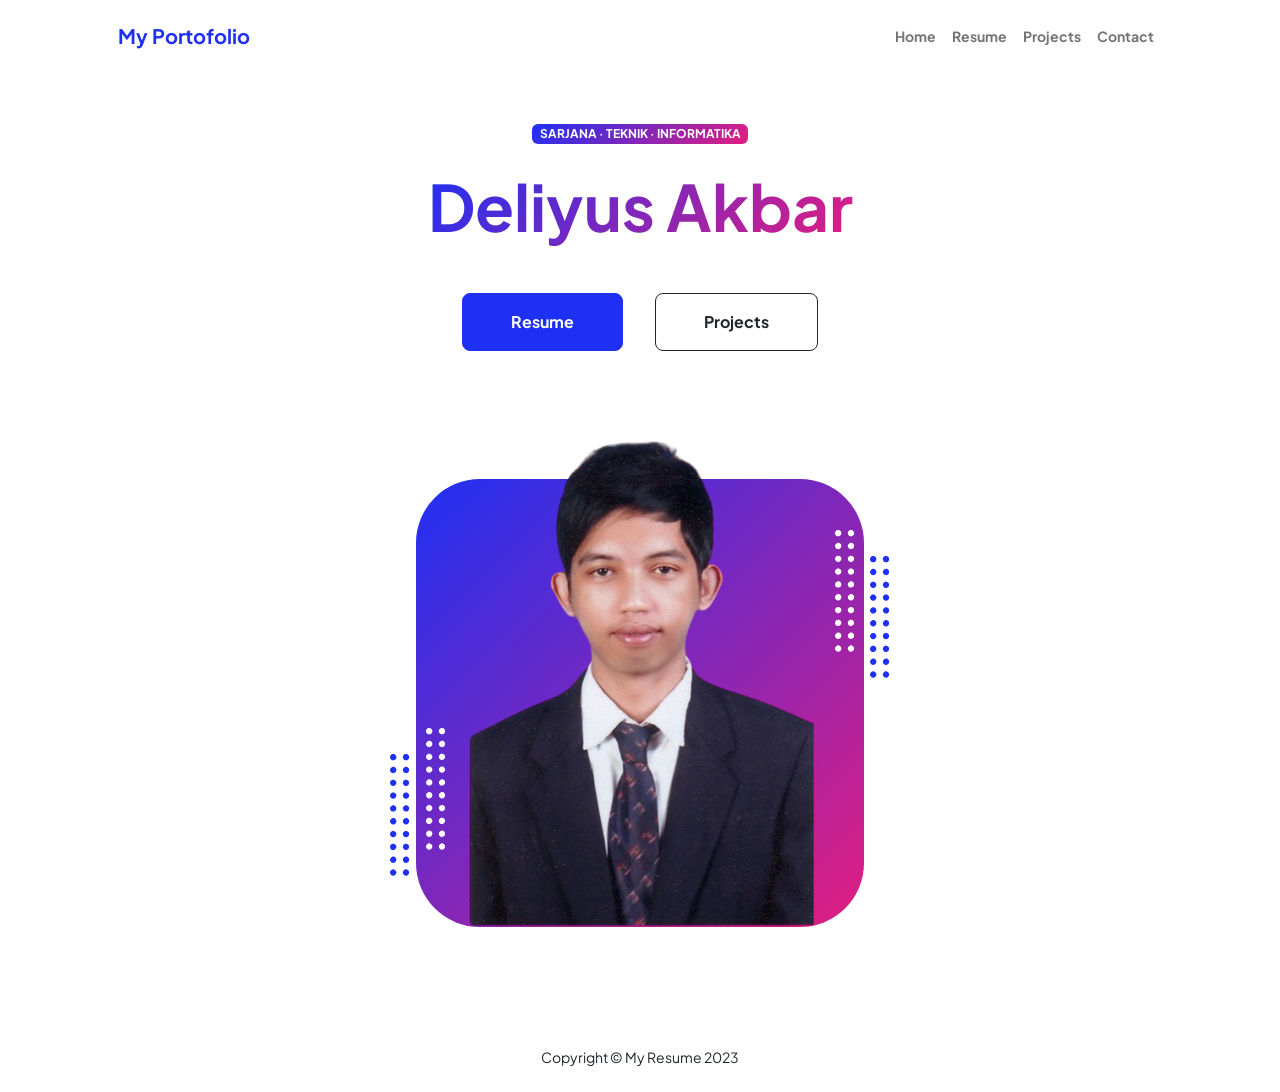
<file: index.html>
<!DOCTYPE html>
<html lang="en">
    <head>
        <meta charset="utf-8" />
        <meta name="viewport" content="width=device-width, initial-scale=1, shrink-to-fit=no" />
        <meta name="description" content="" />
        <meta name="author" content="" />
        <title>Portofolio | Deliyus Akbar</title>
        <!-- Favicon-->
        <link rel="icon" type="image/x-icon" href="assets/favicon.ico" />
        <!-- Custom Google font-->
        <link rel="preconnect" href="https://fonts.googleapis.com" />
        <link rel="preconnect" href="https://fonts.gstatic.com" crossorigin />
        <link href="https://fonts.googleapis.com/css2?family=Plus+Jakarta+Sans:wght@100;200;300;400;500;600;700;800;900&amp;display=swap" rel="stylesheet" />
        <!-- Bootstrap icons-->
        <link href="https://cdn.jsdelivr.net/npm/bootstrap-icons@1.8.1/font/bootstrap-icons.css" rel="stylesheet" />
        <!-- Core theme CSS (includes Bootstrap)-->
        <link href="css/styles.css" rel="stylesheet" />
    </head>
    <body class="d-flex flex-column h-100">
        <main class="flex-shrink-0">
            <!-- Navigation-->
            <nav class="navbar navbar-expand-lg navbar-light bg-white py-3">
                <div class="container px-5">
                    <a class="navbar-brand" href="index.html"><span class="fw-bolder text-primary">My Portofolio</span></a>
                    <button class="navbar-toggler" type="button" data-bs-toggle="collapse" data-bs-target="#navbarSupportedContent" aria-controls="navbarSupportedContent" aria-expanded="false" aria-label="Toggle navigation"><span class="navbar-toggler-icon"></span></button>
                    <div class="collapse navbar-collapse" id="navbarSupportedContent">
                        <ul class="navbar-nav ms-auto mb-2 mb-lg-0 small fw-bolder">
                            <li class="nav-item"><a class="nav-link" href="index.html">Home</a></li>
                            <li class="nav-item"><a class="nav-link" href="resume.html">Resume</a></li>
                            <li class="nav-item"><a class="nav-link" href="projects.html">Projects</a></li>
                            <li class="nav-item"><a class="nav-link" href="contact.html">Contact</a></li>
                        </ul>
                    </div>
                </div>
            </nav>
            <!-- Header-->
            <header class="py-5">
                <div class="container px-5 pb-5">
                    <div class="row gx-5 align-items-center">
                        <div class="col-xxl-5">
                            <!-- Header text content-->
                            <div class="text-center text-xxl-start">
                                <div class="badge bg-gradient-primary-to-secondary text-white mb-4"><div class="text-uppercase">Sarjana &middot; Teknik &middot; Informatika</div></div>
                                <h1 class="display-3 fw-bolder mb-5"><span class="text-gradient d-inline">Deliyus Akbar</span></h1>
                                <!-- <div class="fs-3 fw-light text-muted">Sarjana Teknik Informatika</div> -->
                                <div class="d-grid gap-3 d-sm-flex justify-content-sm-center justify-content-xxl-start mb-3">
                                    <a class="btn btn-primary btn-lg px-5 py-3 me-sm-3 fs-6 fw-bolder" href="resume.html">Resume</a>
                                    <a class="btn btn-outline-dark btn-lg px-5 py-3 fs-6 fw-bolder" href="projects.html">Projects</a>
                                </div>
                            </div>
                        </div>
                        <div class="col-xxl-7">
                            <!-- Header profile picture-->
                            <div class="d-flex justify-content-center mt-5 mt-xxl-0">
                                <div class="profile bg-gradient-primary-to-secondary">
                                    <!-- TIP: For best results, use a photo with a transparent background like the demo example below-->
                                    <!-- Watch a tutorial on how to do this on YouTube (link)-->
                                    <img class="profile-img" src="assets/profile.png" alt="..." />
                                    <div class="dots-1">
                                        <!-- SVG Dots-->
                                        <svg version="1.1" xmlns="http://www.w3.org/2000/svg" xmlns:xlink="http://www.w3.org/1999/xlink" x="0px" y="0px" viewBox="0 0 191.6 1215.4" style="enable-background: new 0 0 191.6 1215.4" xml:space="preserve">
                                            <g transform="translate(0.000000,1280.000000) scale(0.100000,-0.100000)">
                                                <path d="M227.7,12788.6c-105-35-200-141-222-248c-43-206,163-412,369-369c155,32,275,190,260,339c-11,105-90,213-190,262        C383.7,12801.6,289.7,12808.6,227.7,12788.6z"></path>
                                                <path d="M1507.7,12788.6c-151-50-253-216-222-362c25-119,136-230,254-255c194-41,395,142,375,339c-11,105-90,213-190,262        C1663.7,12801.6,1569.7,12808.6,1507.7,12788.6z"></path>
                                                <path d="M227.7,11508.6c-105-35-200-141-222-248c-43-206,163-412,369-369c155,32,275,190,260,339c-11,105-90,213-190,262        C383.7,11521.6,289.7,11528.6,227.7,11508.6z"></path>
                                                <path d="M1507.7,11508.6c-151-50-253-216-222-362c25-119,136-230,254-255c194-41,395,142,375,339c-11,105-90,213-190,262        C1663.7,11521.6,1569.7,11528.6,1507.7,11508.6z"></path>
                                                <path d="M227.7,10228.6c-105-35-200-141-222-248c-43-206,163-412,369-369c155,32,275,190,260,339c-11,105-90,213-190,262        C383.7,10241.6,289.7,10248.6,227.7,10228.6z"></path>
                                                <path d="M1507.7,10228.6c-105-35-200-141-222-248c-43-206,163-412,369-369c155,32,275,190,260,339c-11,105-90,213-190,262        C1663.7,10241.6,1569.7,10248.6,1507.7,10228.6z"></path>
                                                <path d="M227.7,8948.6c-105-35-200-141-222-248c-43-206,163-412,369-369c155,32,275,190,260,339c-11,105-90,213-190,262        C383.7,8961.6,289.7,8968.6,227.7,8948.6z"></path>
                                                <path d="M1507.7,8948.6c-105-35-200-141-222-248c-43-206,163-412,369-369c155,32,275,190,260,339c-11,105-90,213-190,262        C1663.7,8961.6,1569.7,8968.6,1507.7,8948.6z"></path>
                                                <path d="M227.7,7668.6c-105-35-200-141-222-248c-43-206,163-412,369-369c155,32,275,190,260,339c-11,105-90,213-190,262        C383.7,7681.6,289.7,7688.6,227.7,7668.6z"></path>
                                                <path d="M1507.7,7668.6c-105-35-200-141-222-248c-43-206,163-412,369-369c155,32,275,190,260,339c-11,105-90,213-190,262        C1663.7,7681.6,1569.7,7688.6,1507.7,7668.6z"></path>
                                                <path d="M227.7,6388.6c-105-35-200-141-222-248c-43-206,163-412,369-369c155,32,275,190,260,339c-11,105-90,213-190,262        C383.7,6401.6,289.7,6408.6,227.7,6388.6z"></path>
                                                <path d="M1507.7,6388.6c-105-35-200-141-222-248c-43-206,163-412,369-369c155,32,275,190,260,339c-11,105-90,213-190,262        C1663.7,6401.6,1569.7,6408.6,1507.7,6388.6z"></path>
                                                <path d="M227.7,5108.6c-105-35-200-141-222-248c-43-206,163-412,369-369c155,32,275,190,260,339c-11,105-90,213-190,262        C383.7,5121.6,289.7,5128.6,227.7,5108.6z"></path>
                                                <path d="M1507.7,5108.6c-105-35-200-141-222-248c-43-206,163-412,369-369c155,32,275,190,260,339c-11,105-90,213-190,262        C1663.7,5121.6,1569.7,5128.6,1507.7,5108.6z"></path>
                                                <path d="M227.7,3828.6c-105-35-200-141-222-248c-43-206,163-412,369-369c155,32,275,190,260,339c-11,105-90,213-190,262        C383.7,3841.6,289.7,3848.6,227.7,3828.6z"></path>
                                                <path d="M1507.7,3828.6c-105-35-200-141-222-248c-43-206,163-412,369-369c155,32,275,190,260,339c-11,105-90,213-190,262        C1663.7,3841.6,1569.7,3848.6,1507.7,3828.6z"></path>
                                                <path d="M227.7,2548.6c-105-35-200-141-222-248c-43-206,163-412,369-369c155,32,275,190,260,339c-11,105-90,213-190,262        C383.7,2561.6,289.7,2568.6,227.7,2548.6z"></path>
                                                <path d="M1507.7,2548.6c-105-35-200-141-222-248c-43-206,163-412,369-369c155,32,275,190,260,339c-11,105-90,213-190,262        C1663.7,2561.6,1569.7,2568.6,1507.7,2548.6z"></path>
                                                <path d="M227.7,1268.6c-105-35-200-141-222-248c-43-206,163-412,369-369c155,32,275,190,260,339c-11,105-90,213-190,262        C383.7,1281.6,289.7,1288.6,227.7,1268.6z"></path>
                                                <path d="M1507.7,1268.6c-105-35-200-141-222-248c-43-206,163-412,369-369c155,32,275,190,260,339c-11,105-90,213-190,262        C1663.7,1281.6,1569.7,1288.6,1507.7,1268.6z"></path>
                                            </g>
                                        </svg>
                                        <!-- END of SVG dots-->
                                    </div>
                                    <div class="dots-2">
                                        <!-- SVG Dots-->
                                        <svg version="1.1" xmlns="http://www.w3.org/2000/svg" xmlns:xlink="http://www.w3.org/1999/xlink" x="0px" y="0px" viewBox="0 0 191.6 1215.4" style="enable-background: new 0 0 191.6 1215.4" xml:space="preserve">
                                            <g transform="translate(0.000000,1280.000000) scale(0.100000,-0.100000)">
                                                <path d="M227.7,12788.6c-105-35-200-141-222-248c-43-206,163-412,369-369c155,32,275,190,260,339c-11,105-90,213-190,262        C383.7,12801.6,289.7,12808.6,227.7,12788.6z"></path>
                                                <path d="M1507.7,12788.6c-151-50-253-216-222-362c25-119,136-230,254-255c194-41,395,142,375,339c-11,105-90,213-190,262        C1663.7,12801.6,1569.7,12808.6,1507.7,12788.6z"></path>
                                                <path d="M227.7,11508.6c-105-35-200-141-222-248c-43-206,163-412,369-369c155,32,275,190,260,339c-11,105-90,213-190,262        C383.7,11521.6,289.7,11528.6,227.7,11508.6z"></path>
                                                <path d="M1507.7,11508.6c-151-50-253-216-222-362c25-119,136-230,254-255c194-41,395,142,375,339c-11,105-90,213-190,262        C1663.7,11521.6,1569.7,11528.6,1507.7,11508.6z"></path>
                                                <path d="M227.7,10228.6c-105-35-200-141-222-248c-43-206,163-412,369-369c155,32,275,190,260,339c-11,105-90,213-190,262        C383.7,10241.6,289.7,10248.6,227.7,10228.6z"></path>
                                                <path d="M1507.7,10228.6c-105-35-200-141-222-248c-43-206,163-412,369-369c155,32,275,190,260,339c-11,105-90,213-190,262        C1663.7,10241.6,1569.7,10248.6,1507.7,10228.6z"></path>
                                                <path d="M227.7,8948.6c-105-35-200-141-222-248c-43-206,163-412,369-369c155,32,275,190,260,339c-11,105-90,213-190,262        C383.7,8961.6,289.7,8968.6,227.7,8948.6z"></path>
                                                <path d="M1507.7,8948.6c-105-35-200-141-222-248c-43-206,163-412,369-369c155,32,275,190,260,339c-11,105-90,213-190,262        C1663.7,8961.6,1569.7,8968.6,1507.7,8948.6z"></path>
                                                <path d="M227.7,7668.6c-105-35-200-141-222-248c-43-206,163-412,369-369c155,32,275,190,260,339c-11,105-90,213-190,262        C383.7,7681.6,289.7,7688.6,227.7,7668.6z"></path>
                                                <path d="M1507.7,7668.6c-105-35-200-141-222-248c-43-206,163-412,369-369c155,32,275,190,260,339c-11,105-90,213-190,262        C1663.7,7681.6,1569.7,7688.6,1507.7,7668.6z"></path>
                                                <path d="M227.7,6388.6c-105-35-200-141-222-248c-43-206,163-412,369-369c155,32,275,190,260,339c-11,105-90,213-190,262        C383.7,6401.6,289.7,6408.6,227.7,6388.6z"></path>
                                                <path d="M1507.7,6388.6c-105-35-200-141-222-248c-43-206,163-412,369-369c155,32,275,190,260,339c-11,105-90,213-190,262        C1663.7,6401.6,1569.7,6408.6,1507.7,6388.6z"></path>
                                                <path d="M227.7,5108.6c-105-35-200-141-222-248c-43-206,163-412,369-369c155,32,275,190,260,339c-11,105-90,213-190,262        C383.7,5121.6,289.7,5128.6,227.7,5108.6z"></path>
                                                <path d="M1507.7,5108.6c-105-35-200-141-222-248c-43-206,163-412,369-369c155,32,275,190,260,339c-11,105-90,213-190,262        C1663.7,5121.6,1569.7,5128.6,1507.7,5108.6z"></path>
                                                <path d="M227.7,3828.6c-105-35-200-141-222-248c-43-206,163-412,369-369c155,32,275,190,260,339c-11,105-90,213-190,262        C383.7,3841.6,289.7,3848.6,227.7,3828.6z"></path>
                                                <path d="M1507.7,3828.6c-105-35-200-141-222-248c-43-206,163-412,369-369c155,32,275,190,260,339c-11,105-90,213-190,262        C1663.7,3841.6,1569.7,3848.6,1507.7,3828.6z"></path>
                                                <path d="M227.7,2548.6c-105-35-200-141-222-248c-43-206,163-412,369-369c155,32,275,190,260,339c-11,105-90,213-190,262        C383.7,2561.6,289.7,2568.6,227.7,2548.6z"></path>
                                                <path d="M1507.7,2548.6c-105-35-200-141-222-248c-43-206,163-412,369-369c155,32,275,190,260,339c-11,105-90,213-190,262        C1663.7,2561.6,1569.7,2568.6,1507.7,2548.6z"></path>
                                                <path d="M227.7,1268.6c-105-35-200-141-222-248c-43-206,163-412,369-369c155,32,275,190,260,339c-11,105-90,213-190,262        C383.7,1281.6,289.7,1288.6,227.7,1268.6z"></path>
                                                <path d="M1507.7,1268.6c-105-35-200-141-222-248c-43-206,163-412,369-369c155,32,275,190,260,339c-11,105-90,213-190,262        C1663.7,1281.6,1569.7,1288.6,1507.7,1268.6z"></path>
                                            </g>
                                        </svg>
                                        <!-- END of SVG dots-->
                                    </div>
                                    <div class="dots-3">
                                        <!-- SVG Dots-->
                                        <svg version="1.1" xmlns="http://www.w3.org/2000/svg" xmlns:xlink="http://www.w3.org/1999/xlink" x="0px" y="0px" viewBox="0 0 191.6 1215.4" style="enable-background: new 0 0 191.6 1215.4" xml:space="preserve">
                                            <g transform="translate(0.000000,1280.000000) scale(0.100000,-0.100000)">
                                                <path d="M227.7,12788.6c-105-35-200-141-222-248c-43-206,163-412,369-369c155,32,275,190,260,339c-11,105-90,213-190,262        C383.7,12801.6,289.7,12808.6,227.7,12788.6z"></path>
                                                <path d="M1507.7,12788.6c-151-50-253-216-222-362c25-119,136-230,254-255c194-41,395,142,375,339c-11,105-90,213-190,262        C1663.7,12801.6,1569.7,12808.6,1507.7,12788.6z"></path>
                                                <path d="M227.7,11508.6c-105-35-200-141-222-248c-43-206,163-412,369-369c155,32,275,190,260,339c-11,105-90,213-190,262        C383.7,11521.6,289.7,11528.6,227.7,11508.6z"></path>
                                                <path d="M1507.7,11508.6c-151-50-253-216-222-362c25-119,136-230,254-255c194-41,395,142,375,339c-11,105-90,213-190,262        C1663.7,11521.6,1569.7,11528.6,1507.7,11508.6z"></path>
                                                <path d="M227.7,10228.6c-105-35-200-141-222-248c-43-206,163-412,369-369c155,32,275,190,260,339c-11,105-90,213-190,262        C383.7,10241.6,289.7,10248.6,227.7,10228.6z"></path>
                                                <path d="M1507.7,10228.6c-105-35-200-141-222-248c-43-206,163-412,369-369c155,32,275,190,260,339c-11,105-90,213-190,262        C1663.7,10241.6,1569.7,10248.6,1507.7,10228.6z"></path>
                                                <path d="M227.7,8948.6c-105-35-200-141-222-248c-43-206,163-412,369-369c155,32,275,190,260,339c-11,105-90,213-190,262        C383.7,8961.6,289.7,8968.6,227.7,8948.6z"></path>
                                                <path d="M1507.7,8948.6c-105-35-200-141-222-248c-43-206,163-412,369-369c155,32,275,190,260,339c-11,105-90,213-190,262        C1663.7,8961.6,1569.7,8968.6,1507.7,8948.6z"></path>
                                                <path d="M227.7,7668.6c-105-35-200-141-222-248c-43-206,163-412,369-369c155,32,275,190,260,339c-11,105-90,213-190,262        C383.7,7681.6,289.7,7688.6,227.7,7668.6z"></path>
                                                <path d="M1507.7,7668.6c-105-35-200-141-222-248c-43-206,163-412,369-369c155,32,275,190,260,339c-11,105-90,213-190,262        C1663.7,7681.6,1569.7,7688.6,1507.7,7668.6z"></path>
                                                <path d="M227.7,6388.6c-105-35-200-141-222-248c-43-206,163-412,369-369c155,32,275,190,260,339c-11,105-90,213-190,262        C383.7,6401.6,289.7,6408.6,227.7,6388.6z"></path>
                                                <path d="M1507.7,6388.6c-105-35-200-141-222-248c-43-206,163-412,369-369c155,32,275,190,260,339c-11,105-90,213-190,262        C1663.7,6401.6,1569.7,6408.6,1507.7,6388.6z"></path>
                                                <path d="M227.7,5108.6c-105-35-200-141-222-248c-43-206,163-412,369-369c155,32,275,190,260,339c-11,105-90,213-190,262        C383.7,5121.6,289.7,5128.6,227.7,5108.6z"></path>
                                                <path d="M1507.7,5108.6c-105-35-200-141-222-248c-43-206,163-412,369-369c155,32,275,190,260,339c-11,105-90,213-190,262        C1663.7,5121.6,1569.7,5128.6,1507.7,5108.6z"></path>
                                                <path d="M227.7,3828.6c-105-35-200-141-222-248c-43-206,163-412,369-369c155,32,275,190,260,339c-11,105-90,213-190,262        C383.7,3841.6,289.7,3848.6,227.7,3828.6z"></path>
                                                <path d="M1507.7,3828.6c-105-35-200-141-222-248c-43-206,163-412,369-369c155,32,275,190,260,339c-11,105-90,213-190,262        C1663.7,3841.6,1569.7,3848.6,1507.7,3828.6z"></path>
                                                <path d="M227.7,2548.6c-105-35-200-141-222-248c-43-206,163-412,369-369c155,32,275,190,260,339c-11,105-90,213-190,262        C383.7,2561.6,289.7,2568.6,227.7,2548.6z"></path>
                                                <path d="M1507.7,2548.6c-105-35-200-141-222-248c-43-206,163-412,369-369c155,32,275,190,260,339c-11,105-90,213-190,262        C1663.7,2561.6,1569.7,2568.6,1507.7,2548.6z"></path>
                                                <path d="M227.7,1268.6c-105-35-200-141-222-248c-43-206,163-412,369-369c155,32,275,190,260,339c-11,105-90,213-190,262        C383.7,1281.6,289.7,1288.6,227.7,1268.6z"></path>
                                                <path d="M1507.7,1268.6c-105-35-200-141-222-248c-43-206,163-412,369-369c155,32,275,190,260,339c-11,105-90,213-190,262        C1663.7,1281.6,1569.7,1288.6,1507.7,1268.6z"></path>
                                            </g>
                                        </svg>
                                        <!-- END of SVG dots-->
                                    </div>
                                    <div class="dots-4">
                                        <!-- SVG Dots-->
                                        <svg version="1.1" xmlns="http://www.w3.org/2000/svg" xmlns:xlink="http://www.w3.org/1999/xlink" x="0px" y="0px" viewBox="0 0 191.6 1215.4" style="enable-background: new 0 0 191.6 1215.4" xml:space="preserve">
                                            <g transform="translate(0.000000,1280.000000) scale(0.100000,-0.100000)">
                                                <path d="M227.7,12788.6c-105-35-200-141-222-248c-43-206,163-412,369-369c155,32,275,190,260,339c-11,105-90,213-190,262        C383.7,12801.6,289.7,12808.6,227.7,12788.6z"></path>
                                                <path d="M1507.7,12788.6c-151-50-253-216-222-362c25-119,136-230,254-255c194-41,395,142,375,339c-11,105-90,213-190,262        C1663.7,12801.6,1569.7,12808.6,1507.7,12788.6z"></path>
                                                <path d="M227.7,11508.6c-105-35-200-141-222-248c-43-206,163-412,369-369c155,32,275,190,260,339c-11,105-90,213-190,262        C383.7,11521.6,289.7,11528.6,227.7,11508.6z"></path>
                                                <path d="M1507.7,11508.6c-151-50-253-216-222-362c25-119,136-230,254-255c194-41,395,142,375,339c-11,105-90,213-190,262        C1663.7,11521.6,1569.7,11528.6,1507.7,11508.6z"></path>
                                                <path d="M227.7,10228.6c-105-35-200-141-222-248c-43-206,163-412,369-369c155,32,275,190,260,339c-11,105-90,213-190,262        C383.7,10241.6,289.7,10248.6,227.7,10228.6z"></path>
                                                <path d="M1507.7,10228.6c-105-35-200-141-222-248c-43-206,163-412,369-369c155,32,275,190,260,339c-11,105-90,213-190,262        C1663.7,10241.6,1569.7,10248.6,1507.7,10228.6z"></path>
                                                <path d="M227.7,8948.6c-105-35-200-141-222-248c-43-206,163-412,369-369c155,32,275,190,260,339c-11,105-90,213-190,262        C383.7,8961.6,289.7,8968.6,227.7,8948.6z"></path>
                                                <path d="M1507.7,8948.6c-105-35-200-141-222-248c-43-206,163-412,369-369c155,32,275,190,260,339c-11,105-90,213-190,262        C1663.7,8961.6,1569.7,8968.6,1507.7,8948.6z"></path>
                                                <path d="M227.7,7668.6c-105-35-200-141-222-248c-43-206,163-412,369-369c155,32,275,190,260,339c-11,105-90,213-190,262        C383.7,7681.6,289.7,7688.6,227.7,7668.6z"></path>
                                                <path d="M1507.7,7668.6c-105-35-200-141-222-248c-43-206,163-412,369-369c155,32,275,190,260,339c-11,105-90,213-190,262        C1663.7,7681.6,1569.7,7688.6,1507.7,7668.6z"></path>
                                                <path d="M227.7,6388.6c-105-35-200-141-222-248c-43-206,163-412,369-369c155,32,275,190,260,339c-11,105-90,213-190,262        C383.7,6401.6,289.7,6408.6,227.7,6388.6z"></path>
                                                <path d="M1507.7,6388.6c-105-35-200-141-222-248c-43-206,163-412,369-369c155,32,275,190,260,339c-11,105-90,213-190,262        C1663.7,6401.6,1569.7,6408.6,1507.7,6388.6z"></path>
                                                <path d="M227.7,5108.6c-105-35-200-141-222-248c-43-206,163-412,369-369c155,32,275,190,260,339c-11,105-90,213-190,262        C383.7,5121.6,289.7,5128.6,227.7,5108.6z"></path>
                                                <path d="M1507.7,5108.6c-105-35-200-141-222-248c-43-206,163-412,369-369c155,32,275,190,260,339c-11,105-90,213-190,262        C1663.7,5121.6,1569.7,5128.6,1507.7,5108.6z"></path>
                                                <path d="M227.7,3828.6c-105-35-200-141-222-248c-43-206,163-412,369-369c155,32,275,190,260,339c-11,105-90,213-190,262        C383.7,3841.6,289.7,3848.6,227.7,3828.6z"></path>
                                                <path d="M1507.7,3828.6c-105-35-200-141-222-248c-43-206,163-412,369-369c155,32,275,190,260,339c-11,105-90,213-190,262        C1663.7,3841.6,1569.7,3848.6,1507.7,3828.6z"></path>
                                                <path d="M227.7,2548.6c-105-35-200-141-222-248c-43-206,163-412,369-369c155,32,275,190,260,339c-11,105-90,213-190,262        C383.7,2561.6,289.7,2568.6,227.7,2548.6z"></path>
                                                <path d="M1507.7,2548.6c-105-35-200-141-222-248c-43-206,163-412,369-369c155,32,275,190,260,339c-11,105-90,213-190,262        C1663.7,2561.6,1569.7,2568.6,1507.7,2548.6z"></path>
                                                <path d="M227.7,1268.6c-105-35-200-141-222-248c-43-206,163-412,369-369c155,32,275,190,260,339c-11,105-90,213-190,262        C383.7,1281.6,289.7,1288.6,227.7,1268.6z"></path>
                                                <path d="M1507.7,1268.6c-105-35-200-141-222-248c-43-206,163-412,369-369c155,32,275,190,260,339c-11,105-90,213-190,262        C1663.7,1281.6,1569.7,1288.6,1507.7,1268.6z"></path>
                                            </g>
                                        </svg>
                                        <!-- END of SVG dots-->
                                    </div>
                                </div>
                            </div>
                        </div>
                    </div>
                </div>
            </header>
            <!-- About Section-->
            <!-- <section class="bg-light py-5">
                <div class="container px-5">
                    <div class="row gx-5 justify-content-center">
                        <div class="col-xxl-8">
                            <div class="text-center my-5">
                                <h2 class="display-5 fw-bolder"><span class="text-gradient d-inline">About Me</span></h2>
                                <p class="lead fw-light mb-4">My name is Start Bootstrap and I help brands grow.</p>
                                <p class="text-muted">Lorem ipsum dolor sit amet, consectetur adipisicing elit. Fugit dolorum itaque qui unde quisquam consequatur autem. Eveniet quasi nobis aliquid cumque officiis sed rem iure ipsa! Praesentium ratione atque dolorem?</p>
                                <div class="d-flex justify-content-center fs-2 gap-4">
                                    <a class="text-gradient" href="#!"><i class="bi bi-twitter"></i></a>
                                    <a class="text-gradient" href="#!"><i class="bi bi-linkedin"></i></a>
                                    <a class="text-gradient" href="#!"><i class="bi bi-github"></i></a>
                                </div>
                            </div>
                        </div>
                    </div>
                </div>
            </section> -->
        </main>
        <!-- Footer-->
        <footer class="bg-white py-4 mt-auto">
            <!-- <div class="container px-5"> -->
                <!-- <div class="row align-items-center justify-content-between flex-column flex-sm-row"> -->
                <div class="text-center"><div class="small m-0">Copyright &copy; My Resume 2023</div></div>
                    <!-- <div class="col-auto">
                        <a class="small" href="#!">Privacy</a>
                        <span class="mx-1">&middot;</span>
                        <a class="small" href="#!">Terms</a>
                        <span class="mx-1">&middot;</span>
                        <a class="small" href="#!">Contact</a>
                    </div> -->
                <!-- </div> -->
            </div>
        </footer>
        <!-- Bootstrap core JS-->
        <script src="https://cdn.jsdelivr.net/npm/bootstrap@5.2.3/dist/js/bootstrap.bundle.min.js"></script>
        <!-- Core theme JS-->
        <script src="js/scripts.js"></script>
    </body>
</html>
</file>
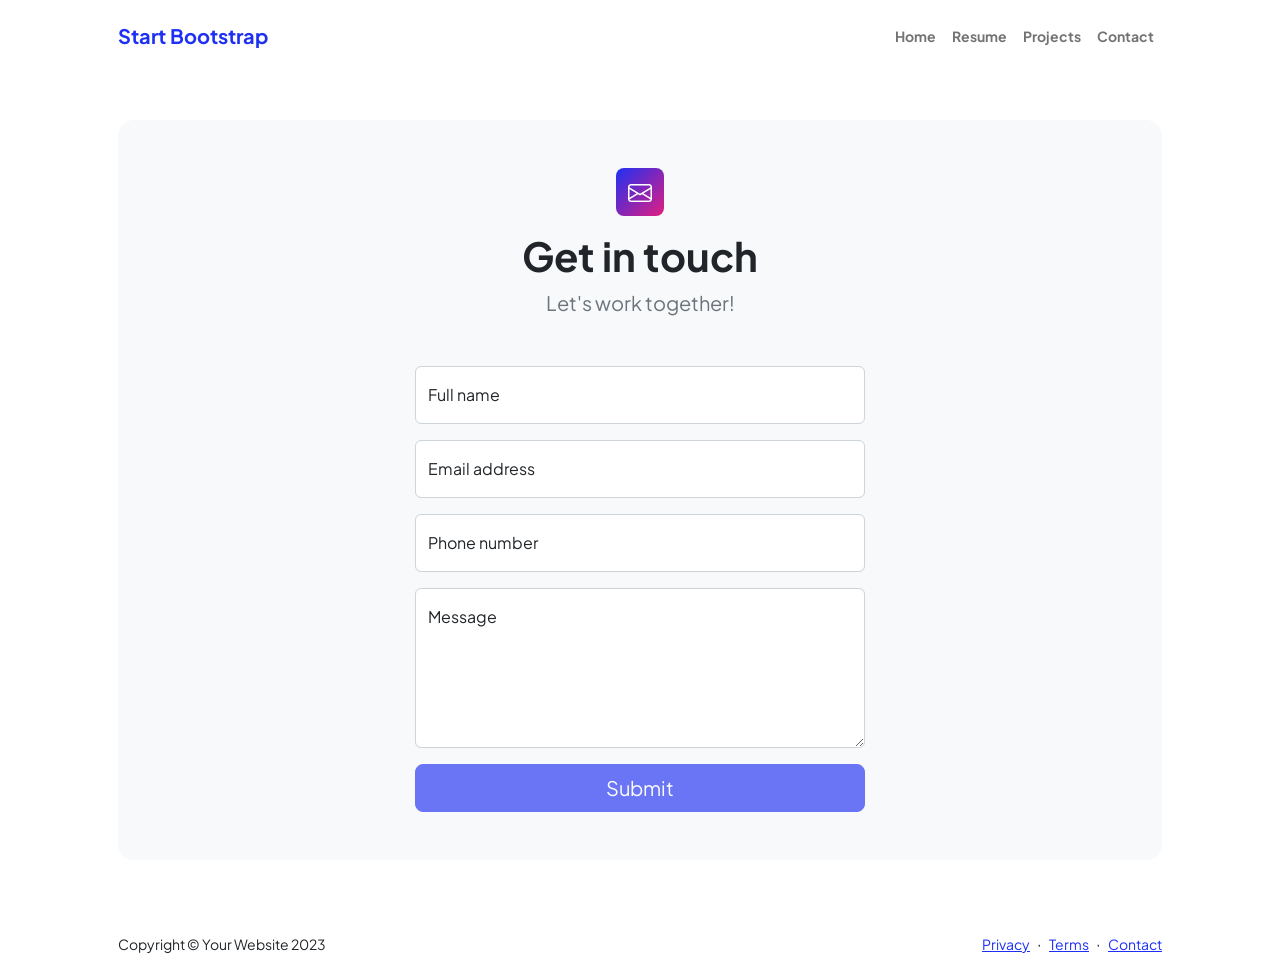
<file: contact copy.html>
<!DOCTYPE html>
<html lang="en">
    <head>
        <meta charset="utf-8" />
        <meta name="viewport" content="width=device-width, initial-scale=1, shrink-to-fit=no" />
        <meta name="description" content />
        <meta name="author" content />
        <title>Modern Business - Start Bootstrap Template</title>
        <!-- Favicon-->
        <link rel="icon" type="image/x-icon" href="assets/favicon.ico" />
        <!-- Custom Google font-->
        <link rel="preconnect" href="https://fonts.googleapis.com" />
        <link rel="preconnect" href="https://fonts.gstatic.com" crossorigin />
        <link href="https://fonts.googleapis.com/css2?family=Plus+Jakarta+Sans:wght@100;200;300;400;500;600;700;800;900&amp;display=swap" rel="stylesheet" />
        <!-- Bootstrap icons-->
        <link href="https://cdn.jsdelivr.net/npm/bootstrap-icons@1.8.1/font/bootstrap-icons.css" rel="stylesheet" />
        <!-- Core theme CSS (includes Bootstrap)-->
        <link href="css/styles.css" rel="stylesheet" />
    </head>
    <body class="d-flex flex-column">
        <main class="flex-shrink-0">
            <!-- Navigation-->
            <nav class="navbar navbar-expand-lg navbar-light bg-white py-3">
                <div class="container px-5">
                    <a class="navbar-brand" href="index.html"><span class="fw-bolder text-primary">Start Bootstrap</span></a>
                    <button class="navbar-toggler" type="button" data-bs-toggle="collapse" data-bs-target="#navbarSupportedContent" aria-controls="navbarSupportedContent" aria-expanded="false" aria-label="Toggle navigation"><span class="navbar-toggler-icon"></span></button>
                    <div class="collapse navbar-collapse" id="navbarSupportedContent">
                        <ul class="navbar-nav ms-auto mb-2 mb-lg-0 small fw-bolder">
                            <li class="nav-item"><a class="nav-link" href="index.html">Home</a></li>
                            <li class="nav-item"><a class="nav-link" href="resume.html">Resume</a></li>
                            <li class="nav-item"><a class="nav-link" href="projects.html">Projects</a></li>
                            <li class="nav-item"><a class="nav-link" href="contact.html">Contact</a></li>
                        </ul>
                    </div>
                </div>
            </nav>
            <!-- Page content-->
            <section class="py-5">
                <div class="container px-5">
                    <!-- Contact form-->
                    <div class="bg-light rounded-4 py-5 px-4 px-md-5">
                        <div class="text-center mb-5">
                            <div class="feature bg-primary bg-gradient-primary-to-secondary text-white rounded-3 mb-3"><i class="bi bi-envelope"></i></div>
                            <h1 class="fw-bolder">Get in touch</h1>
                            <p class="lead fw-normal text-muted mb-0">Let's work together!</p>
                        </div>
                        <div class="row gx-5 justify-content-center">
                            <div class="col-lg-8 col-xl-6">
                                <!-- * * * * * * * * * * * * * * *-->
                                <!-- * * SB Forms Contact Form * *-->
                                <!-- * * * * * * * * * * * * * * *-->
                                <!-- This form is pre-integrated with SB Forms.-->
                                <!-- To make this form functional, sign up at-->
                                <!-- https://startbootstrap.com/solution/contact-forms-->
                                <!-- to get an API token!-->
                                <form id="contactForm" data-sb-form-api-token="API_TOKEN">
                                    <!-- Name input-->
                                    <div class="form-floating mb-3">
                                        <input class="form-control" id="name" type="text" placeholder="Enter your name..." data-sb-validations="required" />
                                        <label for="name">Full name</label>
                                        <div class="invalid-feedback" data-sb-feedback="name:required">A name is required.</div>
                                    </div>
                                    <!-- Email address input-->
                                    <div class="form-floating mb-3">
                                        <input class="form-control" id="email" type="email" placeholder="name@example.com" data-sb-validations="required,email" />
                                        <label for="email">Email address</label>
                                        <div class="invalid-feedback" data-sb-feedback="email:required">An email is required.</div>
                                        <div class="invalid-feedback" data-sb-feedback="email:email">Email is not valid.</div>
                                    </div>
                                    <!-- Phone number input-->
                                    <div class="form-floating mb-3">
                                        <input class="form-control" id="phone" type="tel" placeholder="(123) 456-7890" data-sb-validations="required" />
                                        <label for="phone">Phone number</label>
                                        <div class="invalid-feedback" data-sb-feedback="phone:required">A phone number is required.</div>
                                    </div>
                                    <!-- Message input-->
                                    <div class="form-floating mb-3">
                                        <textarea class="form-control" id="message" type="text" placeholder="Enter your message here..." style="height: 10rem" data-sb-validations="required"></textarea>
                                        <label for="message">Message</label>
                                        <div class="invalid-feedback" data-sb-feedback="message:required">A message is required.</div>
                                    </div>
                                    <!-- Submit success message-->
                                    <!---->
                                    <!-- This is what your users will see when the form-->
                                    <!-- has successfully submitted-->
                                    <div class="d-none" id="submitSuccessMessage">
                                        <div class="text-center mb-3">
                                            <div class="fw-bolder">Form submission successful!</div>
                                            To activate this form, sign up at
                                            <br />
                                            <a href="https://startbootstrap.com/solution/contact-forms">https://startbootstrap.com/solution/contact-forms</a>
                                        </div>
                                    </div>
                                    <!-- Submit error message-->
                                    <!---->
                                    <!-- This is what your users will see when there is-->
                                    <!-- an error submitting the form-->
                                    <div class="d-none" id="submitErrorMessage"><div class="text-center text-danger mb-3">Error sending message!</div></div>
                                    <!-- Submit Button-->
                                    <div class="d-grid"><button class="btn btn-primary btn-lg disabled" id="submitButton" type="submit">Submit</button></div>
                                </form>
                            </div>
                        </div>
                    </div>
                </div>
            </section>
        </main>
        <!-- Footer-->
        <footer class="bg-white py-4 mt-auto">
            <div class="container px-5">
                <div class="row align-items-center justify-content-between flex-column flex-sm-row">
                    <div class="col-auto"><div class="small m-0">Copyright &copy; Your Website 2023</div></div>
                    <div class="col-auto">
                        <a class="small" href="#!">Privacy</a>
                        <span class="mx-1">&middot;</span>
                        <a class="small" href="#!">Terms</a>
                        <span class="mx-1">&middot;</span>
                        <a class="small" href="#!">Contact</a>
                    </div>
                </div>
            </div>
        </footer>
        <!-- Bootstrap core JS-->
        <script src="https://cdn.jsdelivr.net/npm/bootstrap@5.2.3/dist/js/bootstrap.bundle.min.js"></script>
        <!-- Core theme JS-->
        <script src="js/scripts.js"></script>
        <!-- * * * * * * * * * * * * * * * * * * * * * * * * * * * * * * * * * * * * * * * *-->
        <!-- * *                               SB Forms JS                               * *-->
        <!-- * * Activate your form at https://startbootstrap.com/solution/contact-forms * *-->
        <!-- * * * * * * * * * * * * * * * * * * * * * * * * * * * * * * * * * * * * * * * *-->
        <script src="https://cdn.startbootstrap.com/sb-forms-latest.js"></script>
    </body>
</html>
</file>
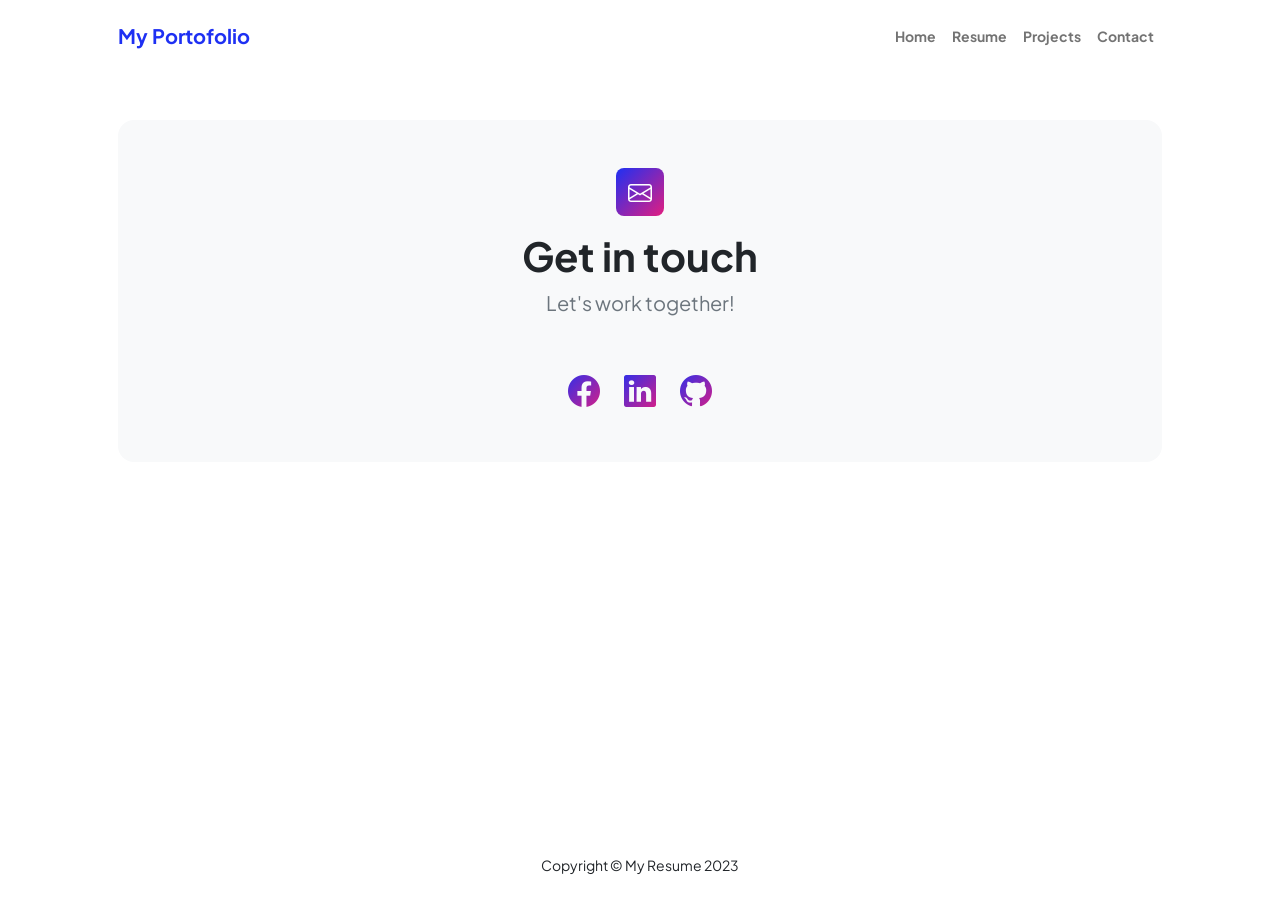
<file: contact.html>
<!DOCTYPE html>
<html lang="en">
    <head>
        <meta charset="utf-8" />
        <meta name="viewport" content="width=device-width, initial-scale=1, shrink-to-fit=no" />
        <meta name="description" content />
        <meta name="author" content />
        <title>Portofolio | Deliyus Akbar</title>
        <!-- Favicon-->
        <link rel="icon" type="image/x-icon" href="assets/favicon.ico" />
        <!-- Custom Google font-->
        <link rel="preconnect" href="https://fonts.googleapis.com" />
        <link rel="preconnect" href="https://fonts.gstatic.com" crossorigin />
        <link href="https://fonts.googleapis.com/css2?family=Plus+Jakarta+Sans:wght@100;200;300;400;500;600;700;800;900&amp;display=swap" rel="stylesheet" />
        <!-- Bootstrap icons-->
        <link href="https://cdn.jsdelivr.net/npm/bootstrap-icons@1.8.1/font/bootstrap-icons.css" rel="stylesheet" />
        <!-- Core theme CSS (includes Bootstrap)-->
        <link href="css/styles.css" rel="stylesheet" />
    </head>
    <body class="d-flex flex-column">
        <main class="flex-shrink-0">
            <!-- Navigation-->
            <nav class="navbar navbar-expand-lg navbar-light bg-white py-3">
                <div class="container px-5">
                    <a class="navbar-brand" href="index.html"><span class="fw-bolder text-primary">My Portofolio</span></a>
                    <button class="navbar-toggler" type="button" data-bs-toggle="collapse" data-bs-target="#navbarSupportedContent" aria-controls="navbarSupportedContent" aria-expanded="false" aria-label="Toggle navigation"><span class="navbar-toggler-icon"></span></button>
                    <div class="collapse navbar-collapse" id="navbarSupportedContent">
                        <ul class="navbar-nav ms-auto mb-2 mb-lg-0 small fw-bolder">
                            <li class="nav-item"><a class="nav-link" href="index.html">Home</a></li>
                            <li class="nav-item"><a class="nav-link" href="resume.html">Resume</a></li>
                            <li class="nav-item"><a class="nav-link" href="projects.html">Projects</a></li>
                            <li class="nav-item"><a class="nav-link" href="contact.html">Contact</a></li>
                        </ul>
                    </div>
                </div>
            </nav>
            <!-- Page content-->
            <section class="py-5">
                <div class="container px-5">
                    <!-- Contact form-->
                    <div class="bg-light rounded-4 py-5 px-4 px-md-5">
                        <div class="text-center mb-5">
                            <div class="feature bg-primary bg-gradient-primary-to-secondary text-white rounded-3 mb-3"><i class="bi bi-envelope"></i></div>
                            <h1 class="fw-bolder">Get in touch</h1>
                            <p class="lead fw-normal text-muted mb-0">Let's work together!</p>
                        </div>
                        
                        <div class="d-flex justify-content-center fs-2 gap-4">
                            <a class="text-gradient" target="_blank" href="https://www.facebook.com/Del.akbar"><i class="bi bi-facebook"></i></a>
                            <a class="text-gradient" target="_blank" href="https://www.linkedin.com/in/deliyus-akbar-522040182/"><i class="bi bi-linkedin"></i></a>
                            <a class="text-gradient" target="_blank" href="https://delakbar.github.io"><i class="bi bi-github"></i></a>
                        </div>

                       
                    </div>
                </div>
            </section>
        </main>
        <!-- Footer-->
        <footer class="bg-white py-4 mt-auto">
            <!-- <div class="container px-5"> -->
                <!-- <div class="row align-items-center justify-content-between flex-column flex-sm-row"> -->
                <div class="text-center"><div class="small m-0">Copyright &copy; My Resume 2023</div></div>
                    <!-- <div class="col-auto">
                        <a class="small" href="#!">Privacy</a>
                        <span class="mx-1">&middot;</span>
                        <a class="small" href="#!">Terms</a>
                        <span class="mx-1">&middot;</span>
                        <a class="small" href="#!">Contact</a>
                    </div> -->
                <!-- </div> -->
            </div>
        </footer>
        <!-- Bootstrap core JS-->
        <script src="https://cdn.jsdelivr.net/npm/bootstrap@5.2.3/dist/js/bootstrap.bundle.min.js"></script>
        <!-- Core theme JS-->
        <script src="js/scripts.js"></script>
        <!-- * * * * * * * * * * * * * * * * * * * * * * * * * * * * * * * * * * * * * * * *-->
        <!-- * *                               SB Forms JS                               * *-->
        <!-- * * Activate your form at https://startbootstrap.com/solution/contact-forms * *-->
        <!-- * * * * * * * * * * * * * * * * * * * * * * * * * * * * * * * * * * * * * * * *-->
        <script src="https://cdn.startbootstrap.com/sb-forms-latest.js"></script>
    </body>
</html>
</file>
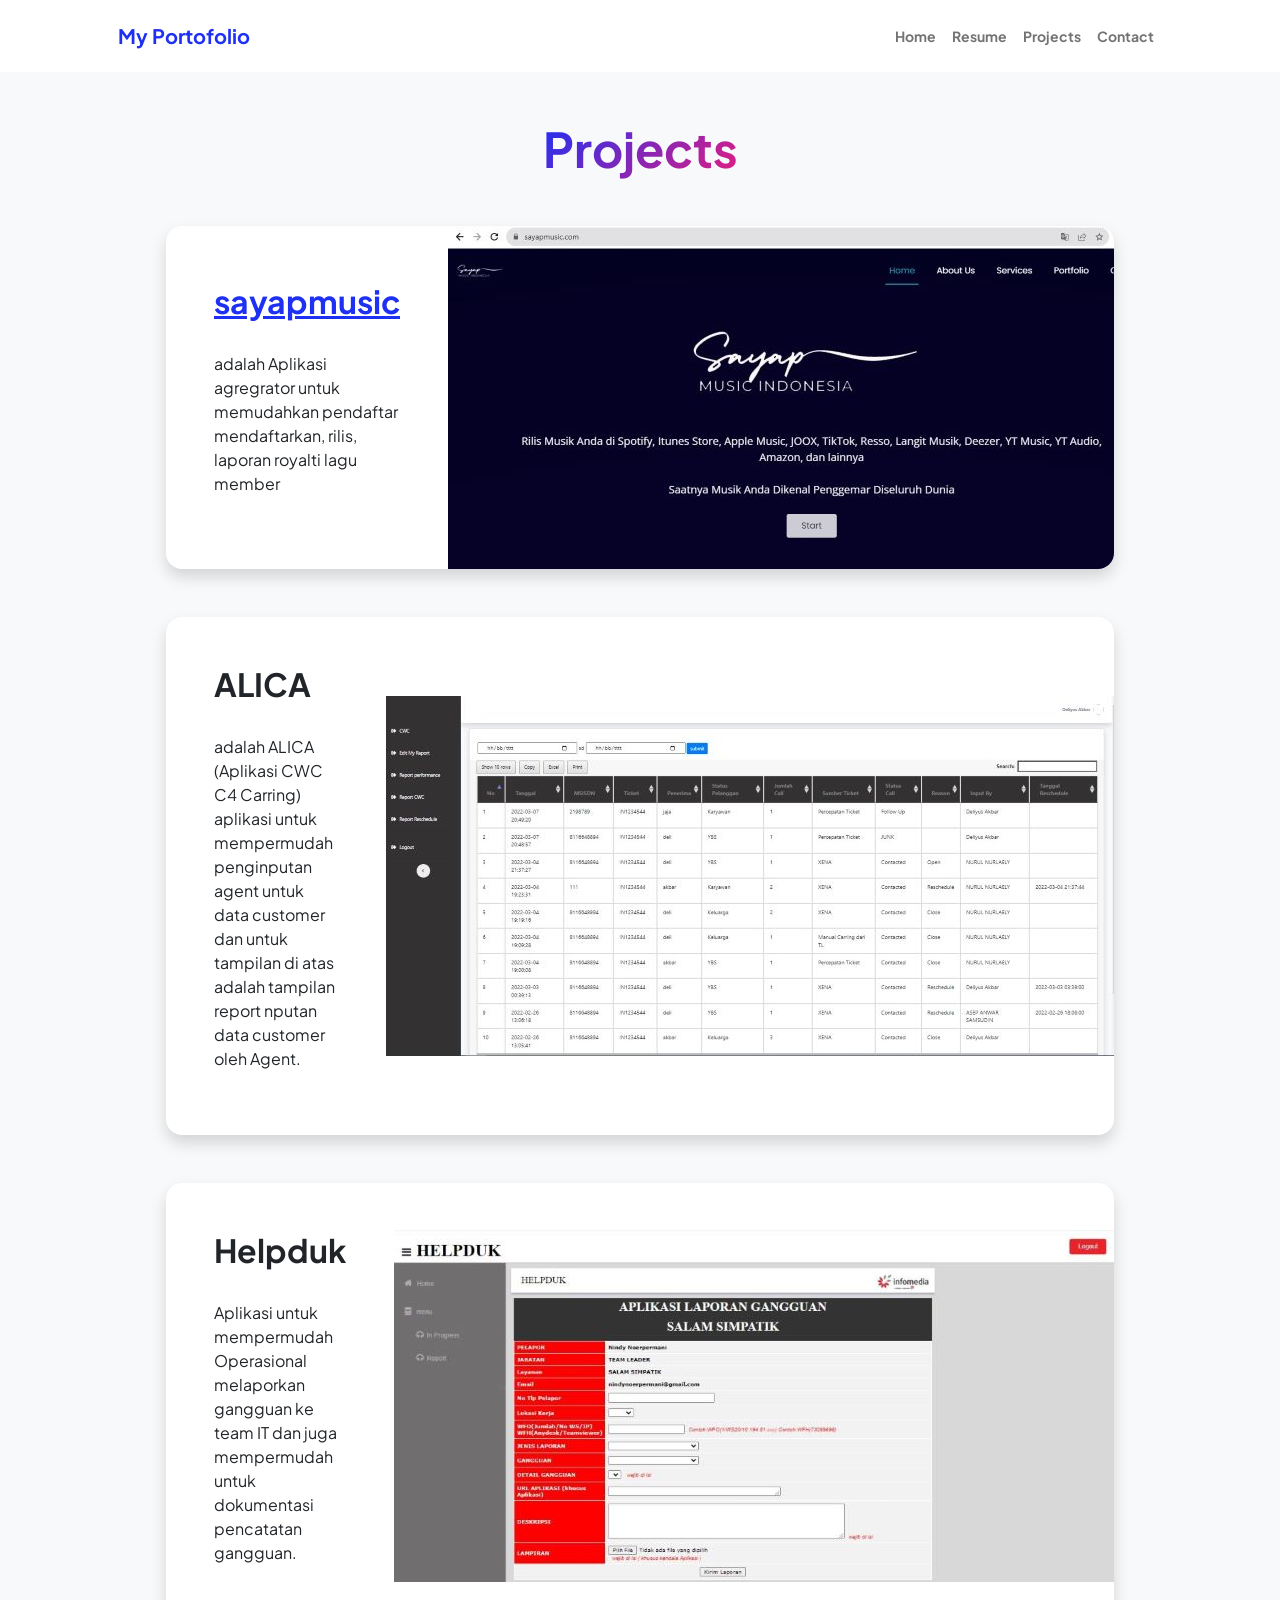
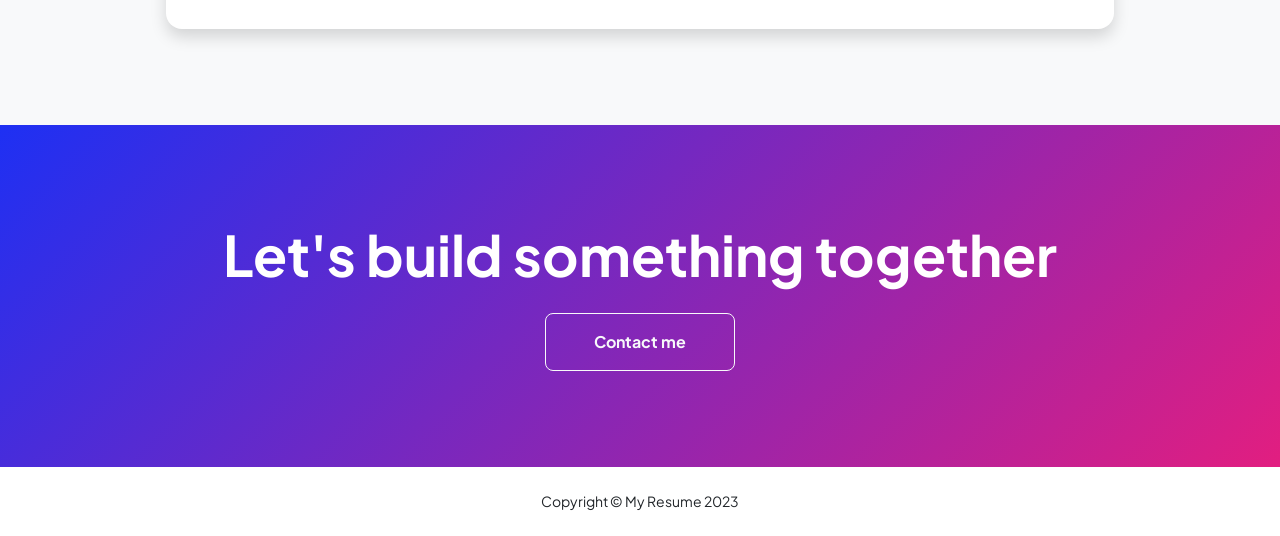
<file: projects.html>
<!DOCTYPE html>
<html lang="en">
    <head>
        <meta charset="utf-8" />
        <meta name="viewport" content="width=device-width, initial-scale=1, shrink-to-fit=no" />
        <meta name="description" content="" />
        <meta name="author" content="" />
        <title>Portofolio | Deliyus Akbar</title>
        <!-- Favicon-->
        <link rel="icon" type="image/x-icon" href="assets/favicon.ico" />
        <!-- Custom Google font-->
        <link rel="preconnect" href="https://fonts.googleapis.com" />
        <link rel="preconnect" href="https://fonts.gstatic.com" crossorigin />
        <link href="https://fonts.googleapis.com/css2?family=Plus+Jakarta+Sans:wght@100;200;300;400;500;600;700;800;900&amp;display=swap" rel="stylesheet" />
        <!-- Bootstrap icons-->
        <link href="https://cdn.jsdelivr.net/npm/bootstrap-icons@1.8.1/font/bootstrap-icons.css" rel="stylesheet" />
        <!-- Core theme CSS (includes Bootstrap)-->
        <link href="css/styles.css" rel="stylesheet" />
    </head>
    <body class="d-flex flex-column h-100 bg-light">
        <main class="flex-shrink-0">
            <!-- Navigation-->
            <nav class="navbar navbar-expand-lg navbar-light bg-white py-3">
                <div class="container px-5">
                    <a class="navbar-brand" href="index.html"><span class="fw-bolder text-primary">My Portofolio</span></a>
                    <button class="navbar-toggler" type="button" data-bs-toggle="collapse" data-bs-target="#navbarSupportedContent" aria-controls="navbarSupportedContent" aria-expanded="false" aria-label="Toggle navigation"><span class="navbar-toggler-icon"></span></button>
                    <div class="collapse navbar-collapse" id="navbarSupportedContent">
                        <ul class="navbar-nav ms-auto mb-2 mb-lg-0 small fw-bolder">
                            <li class="nav-item"><a class="nav-link" href="index.html">Home</a></li>
                            <li class="nav-item"><a class="nav-link" href="resume.html">Resume</a></li>
                            <li class="nav-item"><a class="nav-link" href="projects.html">Projects</a></li>
                            <li class="nav-item"><a class="nav-link" href="contact.html">Contact</a></li>
                        </ul>
                    </div>
                </div>
            </nav>
            <!-- Projects Section-->
            <section class="py-5">

                    <div class="text-center mb-5">
                        <h1 class="display-5 fw-bolder mb-0"><span class="text-gradient d-inline">Projects</span></h1>
                    </div>
                    <div class="row gx-5 justify-content-center">
                        <div class="col-lg-11 col-xl-9 col-xxl-8">
                            
                            <!-- Project Card 1-->
                            <div class="card overflow-hidden shadow rounded-4 border-0 mb-5">
                                <div class="card-body p-0">
                                    <div class="d-flex align-items-center">
                                        <div class="p-5">
                                            <h2 class="fw-bolder"><a href="https://sayapmusic.com">sayapmusic</a></h2>
                                            <br>
                                            <p>adalah Aplikasi agregrator untuk memudahkan pendaftar mendaftarkan, rilis, laporan royalti lagu member</p>
                                        </div>
                                        <img class="img-fluid" src="assets/portfolio/sayapmusic.com.jpg" alt="..." />
                                    </div>
                                </div>
                            </div>
                            <!-- Project Card 2-->
                            <div class="card overflow-hidden shadow rounded-4 border-0">
                                <div class="card-body p-0">
                                    <div class="d-flex align-items-center">
                                        <div class="p-5">
                                            <h2 class="fw-bolder">ALICA</h2>
                                            <br>
                                            <p>adalah ALICA (Aplikasi CWC C4 Carring) aplikasi untuk mempermudah penginputan agent untuk data customer dan untuk tampilan di atas adalah tampilan report nputan data customer oleh Agent.</p>
                                        </div>
                                        <img class="img-fluid" src="assets/portfolio/alica_report.jpg" alt="..." />
                                    </div>
                                </div>
                            </div>

                        </div>
                    </div>
                </div>

               
                    <div class="text-center mb-5">
                       
                    </div>
                    <div class="row gx-5 justify-content-center">
                        <div class="col-lg-11 col-xl-9 col-xxl-8">
                            
                            <!-- Project Card 1-->
                            <div class="card overflow-hidden shadow rounded-4 border-0 mb-5">
                                <div class="card-body p-0">
                                    <div class="d-flex align-items-center">
                                        <div class="p-5">
                                            <h2 class="fw-bolder">Helpduk</h2>
                                            <br>
                                            <p>Aplikasi untuk mempermudah Operasional melaporkan gangguan ke team IT dan juga mempermudah untuk dokumentasi pencatatan gangguan.</p>
                                        </div>
                                        <img class="img-fluid" src="assets/portfolio/helpduk.jpg" alt="..." />
                                    </div>
                                </div>
                            </div>
                        </div>
                    </div>
                </div>
            </section>
            <!-- Call to action section-->
            <section class="py-5 bg-gradient-primary-to-secondary text-white">
                <div class="container px-5 my-5">
                    <div class="text-center">
                        <h2 class="display-4 fw-bolder mb-4">Let's build something together</h2>
                        <a class="btn btn-outline-light btn-lg px-5 py-3 fs-6 fw-bolder" href="contact.html">Contact me</a>
                    </div>
                </div>
            </section>
        </main>
        <footer class="bg-white py-4 mt-auto">
            <!-- <div class="container px-5"> -->
                <!-- <div class="row align-items-center justify-content-between flex-column flex-sm-row"> -->
                <div class="text-center"><div class="small m-0">Copyright &copy; My Resume 2023</div></div>
                    <!-- <div class="col-auto">
                        <a class="small" href="#!">Privacy</a>
                        <span class="mx-1">&middot;</span>
                        <a class="small" href="#!">Terms</a>
                        <span class="mx-1">&middot;</span>
                        <a class="small" href="#!">Contact</a>
                    </div> -->
                <!-- </div> -->
            </div>
        </footer>
        <!-- Bootstrap core JS-->
        <script src="https://cdn.jsdelivr.net/npm/bootstrap@5.2.3/dist/js/bootstrap.bundle.min.js"></script>
        <!-- Core theme JS-->
        <script src="js/scripts.js"></script>
    </body>
</html>
</file>
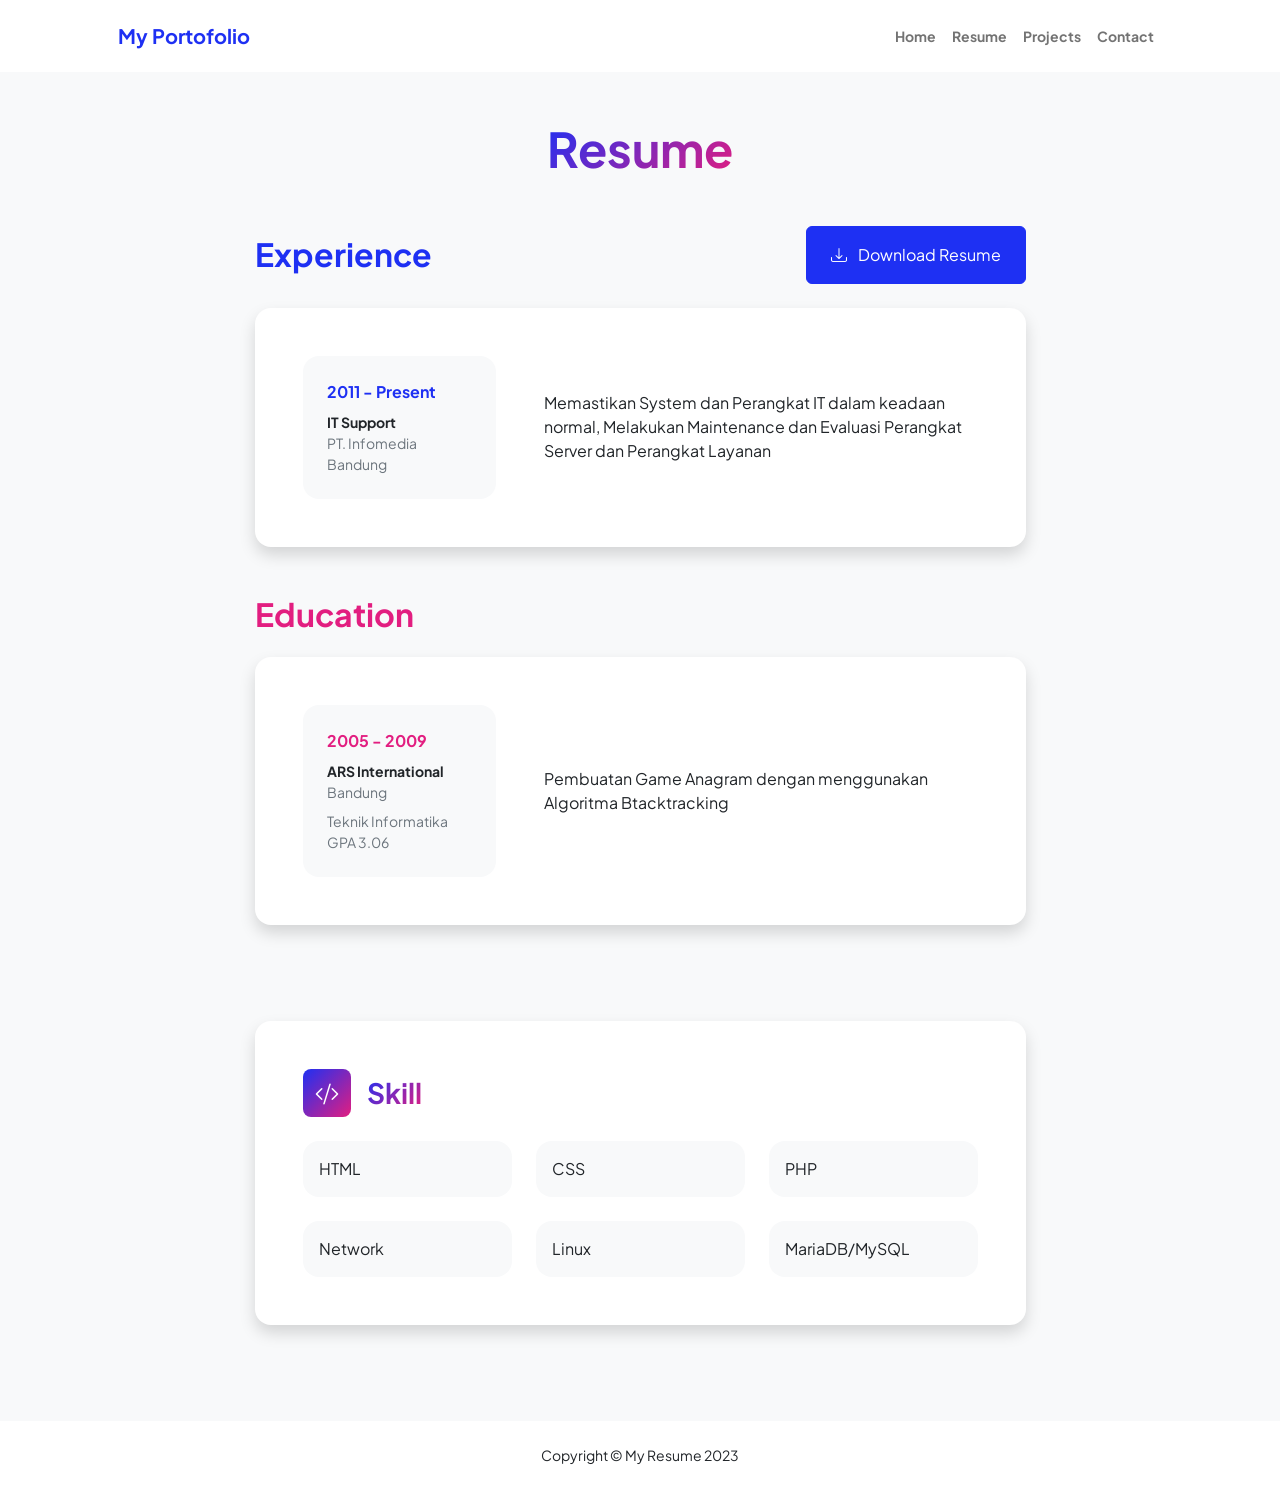
<file: resume.html>
<!DOCTYPE html>
<html lang="en">
    <head>
        <meta charset="utf-8" />
        <meta name="viewport" content="width=device-width, initial-scale=1, shrink-to-fit=no" />
        <meta name="description" content="" />
        <meta name="author" content="" />
        <title>Portofolio | Deliyus Akbar</title>
        <!-- Favicon-->
        <link rel="icon" type="image/x-icon" href="assets/favicon.ico" />
        <!-- Custom Google font-->
        <link rel="preconnect" href="https://fonts.googleapis.com" />
        <link rel="preconnect" href="https://fonts.gstatic.com" crossorigin />
        <link href="https://fonts.googleapis.com/css2?family=Plus+Jakarta+Sans:wght@100;200;300;400;500;600;700;800;900&amp;display=swap" rel="stylesheet" />
        <!-- Bootstrap icons-->
        <link href="https://cdn.jsdelivr.net/npm/bootstrap-icons@1.8.1/font/bootstrap-icons.css" rel="stylesheet" />
        <!-- Core theme CSS (includes Bootstrap)-->
        <link href="css/styles.css" rel="stylesheet" />
    </head>
    <body class="d-flex flex-column h-100 bg-light">
        <main class="flex-shrink-0">
            <!-- Navigation-->
            <nav class="navbar navbar-expand-lg navbar-light bg-white py-3">
                <div class="container px-5">
                    <a class="navbar-brand" href="index.html"><span class="fw-bolder text-primary">My Portofolio</span></a>
                    <button class="navbar-toggler" type="button" data-bs-toggle="collapse" data-bs-target="#navbarSupportedContent" aria-controls="navbarSupportedContent" aria-expanded="false" aria-label="Toggle navigation"><span class="navbar-toggler-icon"></span></button>
                    <div class="collapse navbar-collapse" id="navbarSupportedContent">
                        <ul class="navbar-nav ms-auto mb-2 mb-lg-0 small fw-bolder">
                            <li class="nav-item"><a class="nav-link" href="index.html">Home</a></li>
                            <li class="nav-item"><a class="nav-link" href="resume.html">Resume</a></li>
                            <li class="nav-item"><a class="nav-link" href="projects.html">Projects</a></li>
                            <li class="nav-item"><a class="nav-link" href="contact.html">Contact</a></li>
                        </ul>
                    </div>
                </div>
            </nav>
            <!-- Page Content-->
            <div class="container px-5 my-5">
                <div class="text-center mb-5">
                    <h1 class="display-5 fw-bolder mb-0"><span class="text-gradient d-inline">Resume</span></h1>
                </div>
                <div class="row gx-5 justify-content-center">
                    <div class="col-lg-11 col-xl-9 col-xxl-8">
                        <!-- Experience Section-->
                        <section>
                            <div class="d-flex align-items-center justify-content-between mb-4">
                                <h2 class="text-primary fw-bolder mb-0">Experience</h2>
                                <!-- Download resume button-->
                                <!-- Note: Set the link href target to a PDF file within your project-->
                                <a class="btn btn-primary px-4 py-3" href="assets/CV.pdf" target="_blank">
                                    <div class="d-inline-block bi bi-download me-2"></div>
                                    Download Resume
                                </a>
                            </div>
                            <!-- Experience Card 1-->
                            <div class="card shadow border-0 rounded-4 mb-5">
                                <div class="card-body p-5">
                                    <div class="row align-items-center gx-5">
                                        <div class="col text-center text-lg-start mb-4 mb-lg-0">
                                            <div class="bg-light p-4 rounded-4">
                                                <div class="text-primary fw-bolder mb-2">2011 - Present</div>
                                                <div class="small fw-bolder">IT Support</div>
                                                <div class="small text-muted">PT. Infomedia</div>
                                                <div class="small text-muted">Bandung</div>
                                            </div>
                                        </div>
                                            <div class="col-lg-8"><div>Memastikan System dan Perangkat IT dalam keadaan normal,
                                                Melakukan Maintenance dan Evaluasi Perangkat Server dan Perangkat Layanan
                                            </div>
                                        </div>
                                    </div>
                                </div>
                            </div>
                        <!-- Education Section-->
                        <section>
                            <h2 class="text-secondary fw-bolder mb-4">Education</h2>
                            <!-- Education Card 1-->
                            <div class="card shadow border-0 rounded-4 mb-5">
                                <div class="card-body p-5">
                                    <div class="row align-items-center gx-5">
                                        <div class="col text-center text-lg-start mb-4 mb-lg-0">
                                            <div class="bg-light p-4 rounded-4">
                                                <div class="text-secondary fw-bolder mb-2">2005 - 2009</div>
                                                <div class="mb-2">
                                                    <div class="small fw-bolder">ARS International</div>
                                                    <div class="small text-muted">Bandung</div>
                                                </div>
                                                <div class="">
                                                    <div class="small text-muted">Teknik Informatika</div>
                                                    <div class="small text-muted">GPA 3.06</div>
                                                </div>
                                            </div>
                                        </div>
                                        <div class="col-lg-8"><div>Pembuatan Game Anagram dengan menggunakan Algoritma Btacktracking</div></div>
                                    </div>
                                </div>
                            </div>
                        <!-- Divider-->
                        <div class="pb-5"></div>
                        <!-- Skills Section-->
                        <section>
                            <!-- Skillset Card-->
                            <div class="card shadow border-0 rounded-4 mb-5">
                                <div class="card-body p-5">
                                    <!-- Professional skills list-->
                                    <!-- <div class="mb-5">
                                        <div class="d-flex align-items-center mb-4">
                                            <div class="feature bg-primary bg-gradient-primary-to-secondary text-white rounded-3 me-3"><i class="bi bi-tools"></i></div>
                                            <h3 class="fw-bolder mb-0"><span class="text-gradient d-inline">Professional Skills</span></h3>
                                        </div>
                                        <div class="row row-cols-1 row-cols-md-3 mb-4">
                                            <div class="col mb-4 mb-md-0"><div class="d-flex align-items-center bg-light rounded-4 p-3 h-100">SEO/SEM Marketing</div></div>
                                            <div class="col mb-4 mb-md-0"><div class="d-flex align-items-center bg-light rounded-4 p-3 h-100">Statistical Analysis</div></div>
                                            <div class="col"><div class="d-flex align-items-center bg-light rounded-4 p-3 h-100">Web Development</div></div>
                                        </div>
                                        <div class="row row-cols-1 row-cols-md-3">
                                            <div class="col mb-4 mb-md-0"><div class="d-flex align-items-center bg-light rounded-4 p-3 h-100">Network Security</div></div>
                                            <div class="col mb-4 mb-md-0"><div class="d-flex align-items-center bg-light rounded-4 p-3 h-100">Adobe Software Suite</div></div>
                                            <div class="col"><div class="d-flex align-items-center bg-light rounded-4 p-3 h-100">User Interface Design</div></div>
                                        </div>
                                    </div> -->
                                    <!-- Languages list-->
                                    <div class="mb-0">
                                        <div class="d-flex align-items-center mb-4">
                                            <div class="feature bg-primary bg-gradient-primary-to-secondary text-white rounded-3 me-3"><i class="bi bi-code-slash"></i></div>
                                            <h3 class="fw-bolder mb-0"><span class="text-gradient d-inline">Skill</span></h3>
                                        </div>
                                        <div class="row row-cols-1 row-cols-md-3 mb-4">
                                            <div class="col mb-4 mb-md-0"><div class="d-flex align-items-center bg-light rounded-4 p-3 h-100">HTML</div></div>
                                            <div class="col mb-4 mb-md-0"><div class="d-flex align-items-center bg-light rounded-4 p-3 h-100">CSS</div></div>
                                            <div class="col"><div class="d-flex align-items-center bg-light rounded-4 p-3 h-100">PHP</div></div>
                                            </div>
                                        <div class="row row-cols-1 row-cols-md-3">
                                            <div class="col mb-4 mb-md-0"><div class="d-flex align-items-center bg-light rounded-4 p-3 h-100">Network</div></div>
                                            <div class="col mb-4 mb-md-0"><div class="d-flex align-items-center bg-light rounded-4 p-3 h-100">Linux</div></div>
                                            <div class="col"><div class="d-flex align-items-center bg-light rounded-4 p-3 h-100">MariaDB/MySQL</div></div>
                                        </div>
                                    </div>
                                </div>
                            </div>
                        </section>
                    </div>
                </div>
            </div>
        </main>
        <!-- Footer-->
        <footer class="bg-white py-4 mt-auto">
            <!-- <div class="container px-5"> -->
                <!-- <div class="row align-items-center justify-content-between flex-column flex-sm-row"> -->
                <div class="text-center"><div class="small m-0">Copyright &copy; My Resume 2023</div></div>
                    <!-- <div class="col-auto">
                        <a class="small" href="#!">Privacy</a>
                        <span class="mx-1">&middot;</span>
                        <a class="small" href="#!">Terms</a>
                        <span class="mx-1">&middot;</span>
                        <a class="small" href="#!">Contact</a>
                    </div> -->
                <!-- </div> -->
            </div>
        </footer>
        <!-- Bootstrap core JS-->
        <script src="https://cdn.jsdelivr.net/npm/bootstrap@5.2.3/dist/js/bootstrap.bundle.min.js"></script>
        <!-- Core theme JS-->
        <script src="js/scripts.js"></script>
    </body>
</html>
</file>
